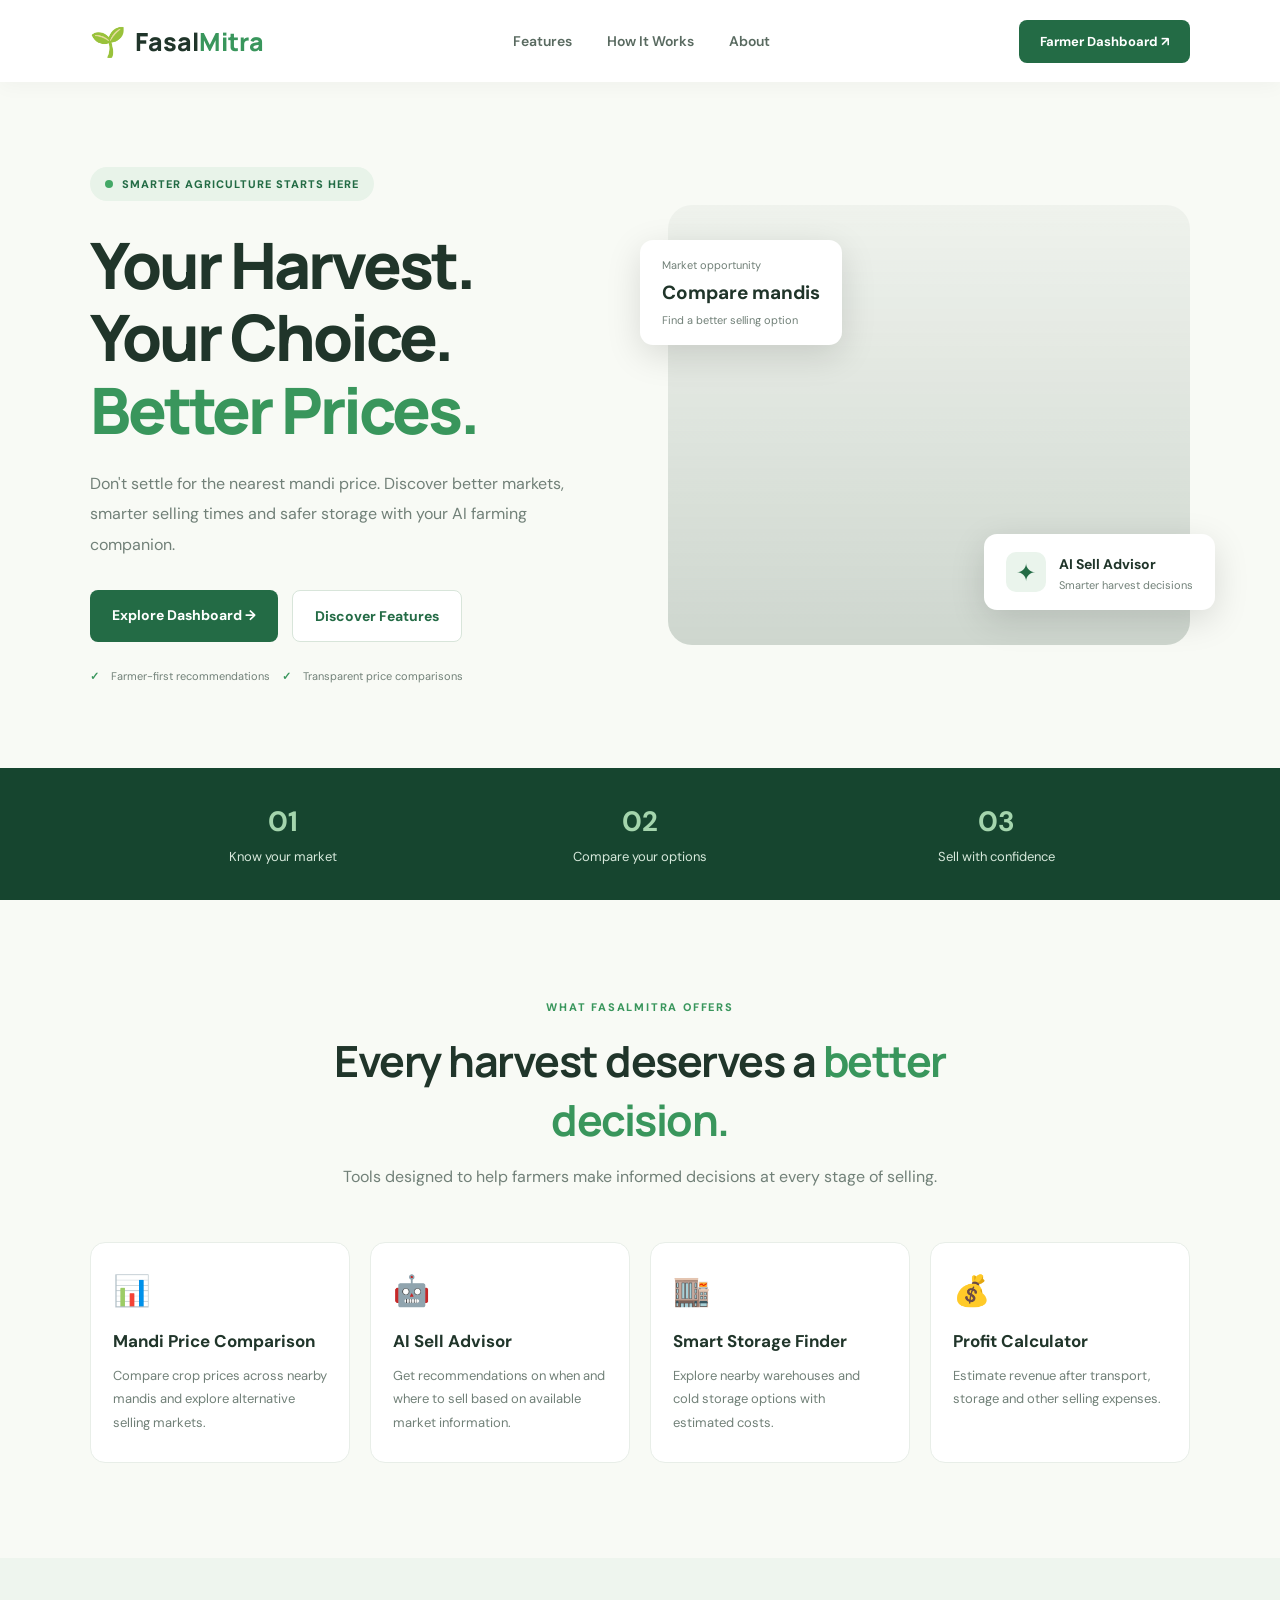
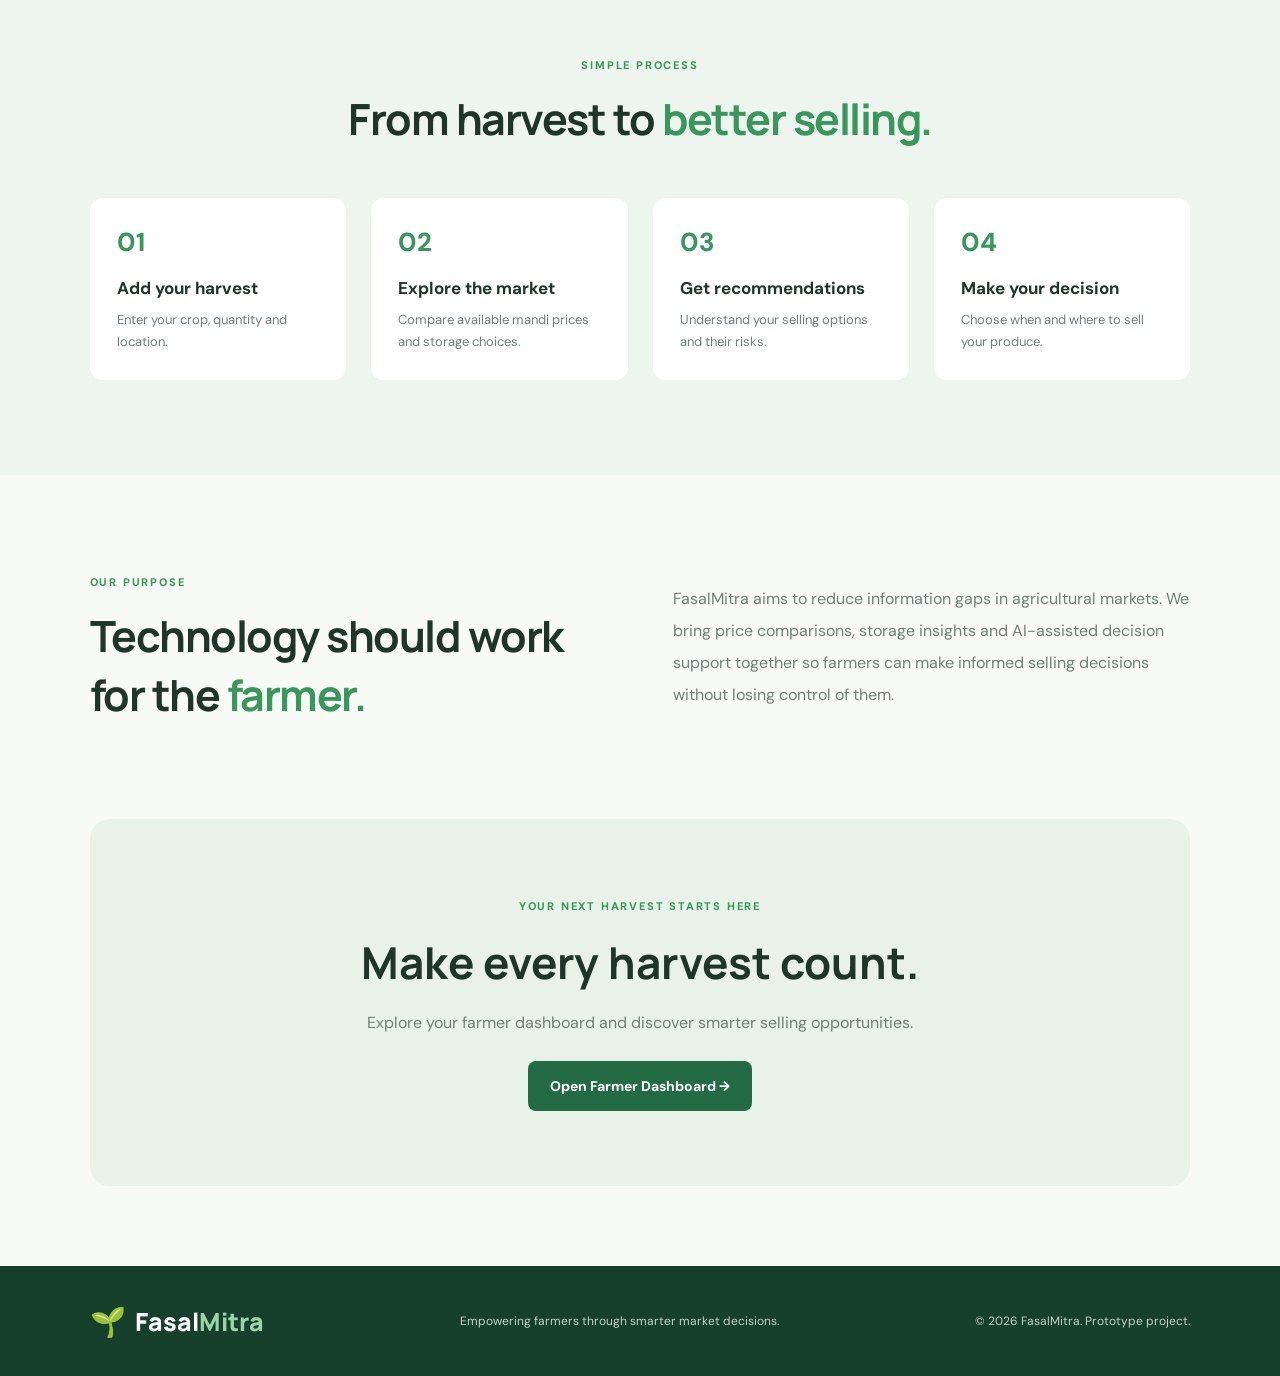
<file: index.html>
<!DOCTYPE html>
<html lang="en">
<head>
    <meta charset="UTF-8">
    <meta name="viewport" content="width=device-width, initial-scale=1.0">
    <meta name="description" content="FasalMitra helps farmers compare mandi prices, plan harvest sales and reduce post-harvest losses.">
    <title>FasalMitra | Smarter Farming, Better Selling</title>
    <link rel="stylesheet" href="style.css">
    <link rel="preconnect" href="https://fonts.googleapis.com">
    <link href="https://fonts.googleapis.com/css2?family=DM+Sans:wght@400;500;600;700;800&family=Manrope:wght@400;500;600;700;800&display=swap" rel="stylesheet">
</head>
<body>

    <nav class="navbar">
        <a href="#" class="logo">
            <span class="logo-icon">🌱</span>
            <span>Fasal<span class="logo-highlight">Mitra</span></span>
        </a>

        <div class="nav-links">
            <a href="#features">Features</a>
            <a href="#how-it-works">How It Works</a>
            <a href="#about">About</a>
        </div>

        <a href="#dashboard" class="nav-button">Farmer Dashboard ↗</a>
    </nav>

    <main>
        <section class="hero">
            <div class="hero-content">
                <div class="announcement">
                    <span class="live-dot"></span>
                    SMARTER AGRICULTURE STARTS HERE
                </div>

                <h1>
                    Your Harvest.<br>
                    Your Choice.<br>
                    <span>Better Prices.</span>
                </h1>

                <p class="hero-description">
                    Don't settle for the nearest mandi price.
                    Discover better markets, smarter selling times
                    and safer storage with your AI farming companion.
                </p>

                <div class="hero-buttons">
                    <a href="#dashboard" class="primary-button">
                        Explore Dashboard →
                    </a>
                    <a href="#features" class="secondary-button">
                        Discover Features
                    </a>
                </div>

                <div class="hero-trust">
                    <span>✓</span> Farmer-first recommendations
                    <span>✓</span> Transparent price comparisons
                </div>
            </div>

            <div class="hero-visual">
                <div class="image-overlay"></div>
                <div class="floating-card price-card">
                    <span class="card-label">Market opportunity</span>
                    <strong>Compare mandis</strong>
                    <span class="card-small">Find a better selling option</span>
                </div>

                <div class="floating-card ai-card">
                    <span class="ai-icon">✦</span>
                    <div>
                        <strong>AI Sell Advisor</strong>
                        <p>Smarter harvest decisions</p>
                    </div>
                </div>
            </div>
        </section>

        <section class="stats">
            <div>
                <strong>01</strong>
                <span>Know your market</span>
            </div>
            <div>
                <strong>02</strong>
                <span>Compare your options</span>
            </div>
            <div>
                <strong>03</strong>
                <span>Sell with confidence</span>
            </div>
        </section>

        <section class="features section" id="features">
            <div class="section-heading">
                <span class="eyebrow">WHAT FASALMITRA OFFERS</span>
                <h2>Every harvest deserves a <span>better decision.</span></h2>
                <p>Tools designed to help farmers make informed decisions at every stage of selling.</p>
            </div>

            <div class="feature-grid">
                <article class="feature-card">
                    <div class="feature-icon">📊</div>
                    <h3>Mandi Price Comparison</h3>
                    <p>Compare crop prices across nearby mandis and explore alternative selling markets.</p>
                </article>

                <article class="feature-card">
                    <div class="feature-icon">🤖</div>
                    <h3>AI Sell Advisor</h3>
                    <p>Get recommendations on when and where to sell based on available market information.</p>
                </article>

                <article class="feature-card">
                    <div class="feature-icon">🏬</div>
                    <h3>Smart Storage Finder</h3>
                    <p>Explore nearby warehouses and cold storage options with estimated costs.</p>
                </article>

                <article class="feature-card">
                    <div class="feature-icon">💰</div>
                    <h3>Profit Calculator</h3>
                    <p>Estimate revenue after transport, storage and other selling expenses.</p>
                </article>
            </div>
        </section>

        <section class="how-section section" id="how-it-works">
            <div class="section-heading">
                <span class="eyebrow">SIMPLE PROCESS</span>
                <h2>From harvest to <span>better selling.</span></h2>
            </div>

            <div class="steps-grid">
                <div class="step">
                    <span>01</span>
                    <h3>Add your harvest</h3>
                    <p>Enter your crop, quantity and location.</p>
                </div>
                <div class="step">
                    <span>02</span>
                    <h3>Explore the market</h3>
                    <p>Compare available mandi prices and storage choices.</p>
                </div>
                <div class="step">
                    <span>03</span>
                    <h3>Get recommendations</h3>
                    <p>Understand your selling options and their risks.</p>
                </div>
                <div class="step">
                    <span>04</span>
                    <h3>Make your decision</h3>
                    <p>Choose when and where to sell your produce.</p>
                </div>
            </div>
        </section>

        <section class="about-section section" id="about">
            <div>
                <span class="eyebrow">OUR PURPOSE</span>
                <h2>Technology should work for the <span>farmer.</span></h2>
            </div>
            <p>
                FasalMitra aims to reduce information gaps in agricultural
                markets. We bring price comparisons, storage insights and
                AI-assisted decision support together so farmers can make
                informed selling decisions without losing control of them.
            </p>
        </section>

        <section class="cta-section" id="dashboard">
            <span class="eyebrow">YOUR NEXT HARVEST STARTS HERE</span>
            <h2>Make every harvest count.</h2>
            <p>Explore your farmer dashboard and discover smarter selling opportunities.</p>
            <button class="primary-button" onclick="openDashboard()">
                Open Farmer Dashboard →
            </button>
        </section>
    </main>

    <footer>
        <a href="#" class="logo">
            <span class="logo-icon">🌱</span>
            <span>Fasal<span class="logo-highlight">Mitra</span></span>
        </a>
        <p>Empowering farmers through smarter market decisions.</p>
        <span>© 2026 FasalMitra. Prototype project.</span>
    </footer>

    <script src="script.js"></script>
</body>
</html>
</file>
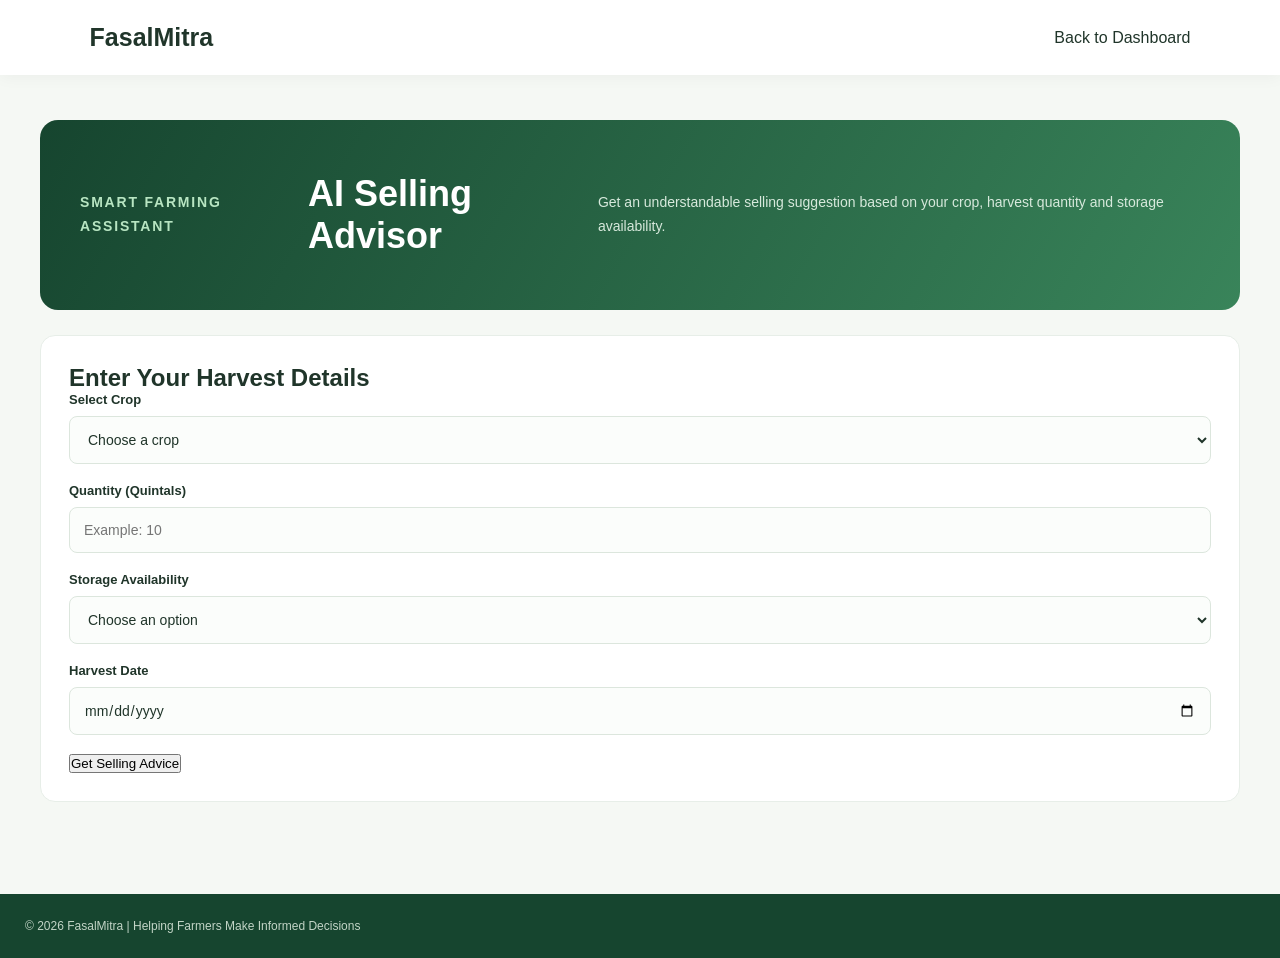
<file: advisor.html>
<!DOCTYPE html>
<html lang="en">
<head>
    <meta charset="UTF-8">
    <meta name="viewport" content="width=device-width, initial-scale=1.0">
    <title>AI Selling Advisor | FasalMitra</title>
    <link rel="stylesheet" href="style.css">
    <script src="script.js" defer></script>
</head>

<body class="dashboard-page">

    <header class="dashboard-nav">
        <a href="index.html" class="logo">FasalMitra</a>
        <a href="dashboard.html" class="back-link">Back to Dashboard</a>
    </header>

    <main class="dashboard-container">

        <section class="dashboard-welcome">
            <p class="eyebrow">SMART FARMING ASSISTANT</p>
            <h1>AI Selling Advisor</h1>
            <p>
                Get an understandable selling suggestion based on your crop,
                harvest quantity and storage availability.
            </p>
        </section>

        <section class="dashboard-panel">
            <h2>Enter Your Harvest Details</h2>

            <form id="advisorForm" class="crop-form">

                <div class="form-group">
                    <label for="advisorCrop">Select Crop</label>
                    <select id="advisorCrop" required>
                        <option value="">Choose a crop</option>
                        <option value="Tomato">Tomato</option>
                        <option value="Potato">Potato</option>
                        <option value="Onion">Onion</option>
                        <option value="Rice">Rice</option>
                        <option value="Wheat">Wheat</option>
                        <option value="Maize">Maize</option>
                        <option value="Cabbage">Cabbage</option>
                        <option value="Cauliflower">Cauliflower</option>
                    </select>
                </div>

                <div class="form-group">
                    <label for="advisorQuantity">Quantity (Quintals)</label>
                    <input type="number" id="advisorQuantity"
                        min="0.1" step="0.1" placeholder="Example: 10" required>
                </div>

                <div class="form-group">
                    <label for="advisorStorage">Storage Availability</label>
                    <select id="advisorStorage" required>
                        <option value="">Choose an option</option>
                        <option value="Available">Available</option>
                        <option value="Limited">Limited</option>
                        <option value="Unavailable">Unavailable</option>
                    </select>
                </div>

                <div class="form-group">
                    <label for="advisorHarvestDate">Harvest Date</label>
                    <input type="date" id="advisorHarvestDate" required>
                </div>

                <button type="submit" class="primary-btn">
                    Get Selling Advice
                </button>

            </form>
        </section>

        <section id="advisorResults" class="dashboard-panel" hidden>
            <h2>Your Selling Recommendation</h2>
            <div id="advisorOutput"></div>

            <p class="demo-warning">
                This is a prototype decision-support suggestion based on
                sample data and simple rules. It is not a guaranteed price
                forecast. Verify local market conditions before selling.
                The final selling decision remains yours.
            </p>
        </section>

    </main>

    <footer class="dashboard-footer">
        <p>© 2026 FasalMitra | Helping Farmers Make Informed Decisions</p>
    </footer>

</body>
</html>
</file>
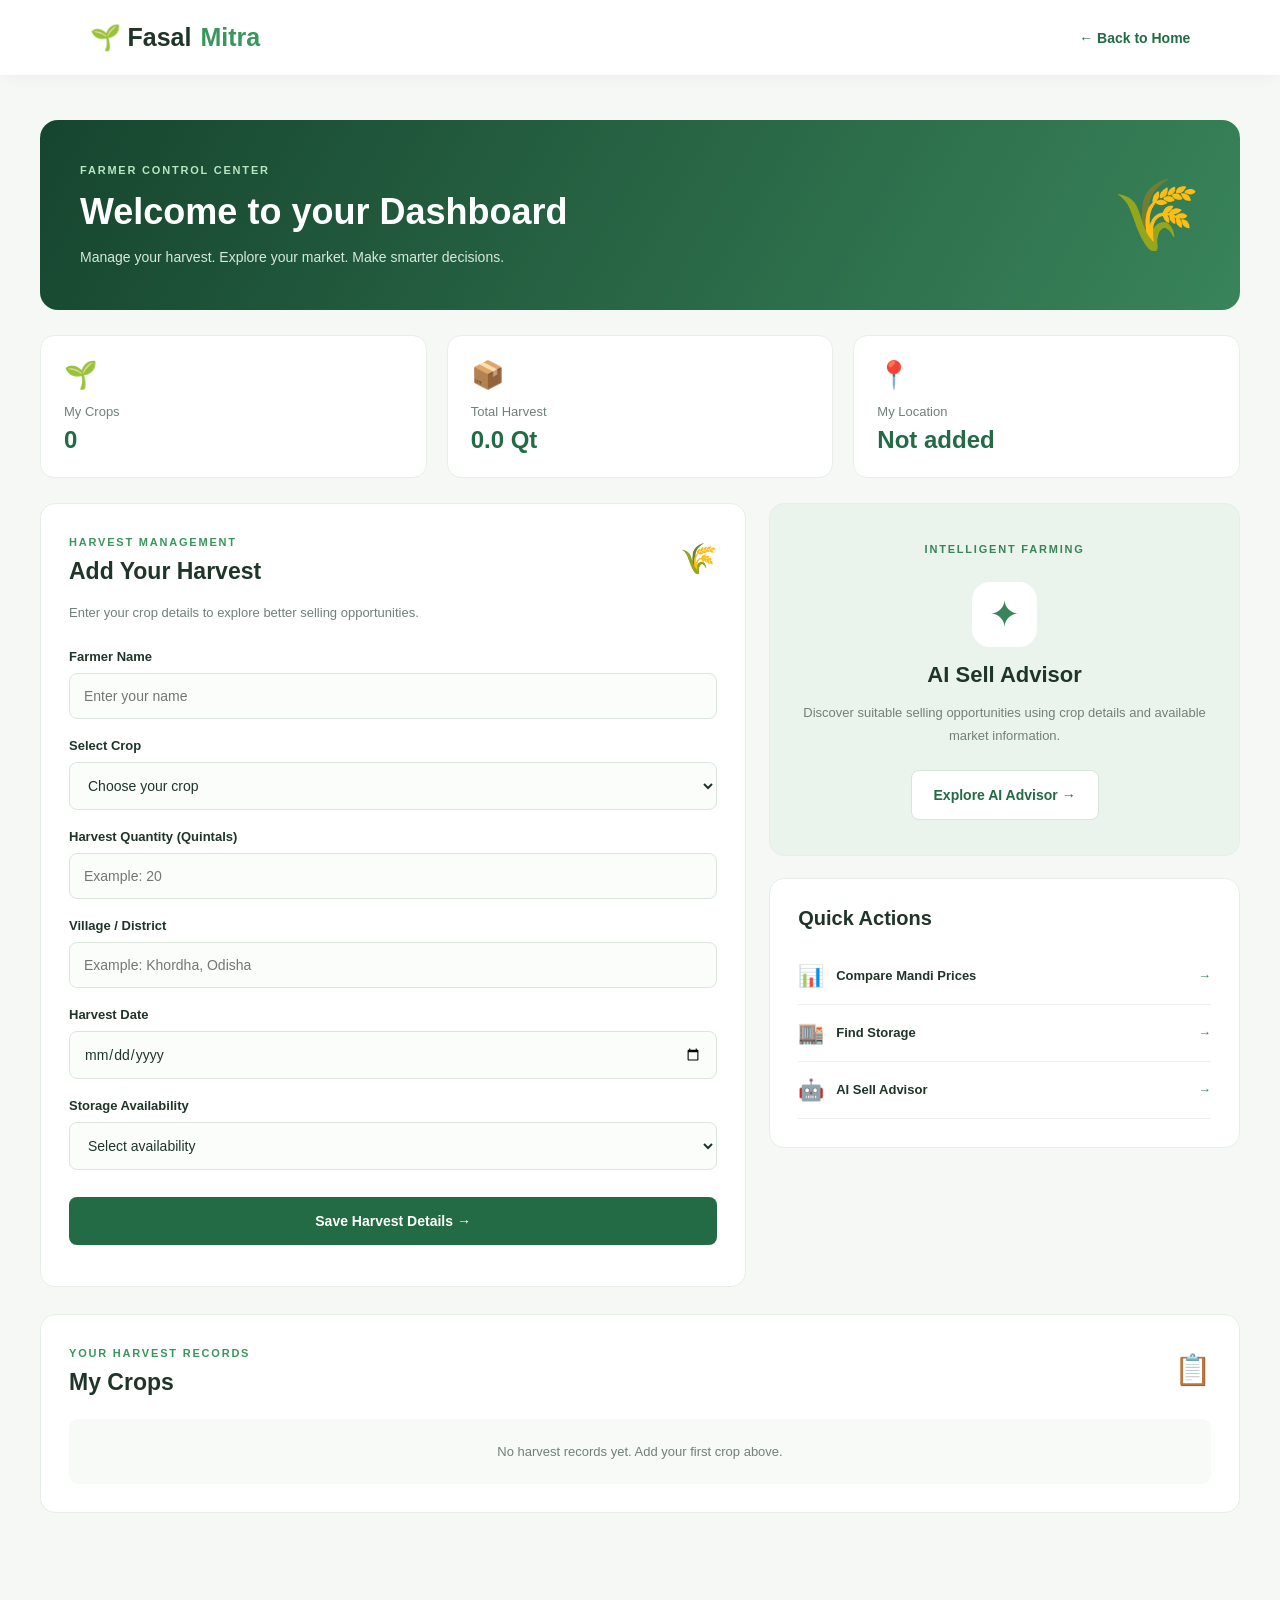
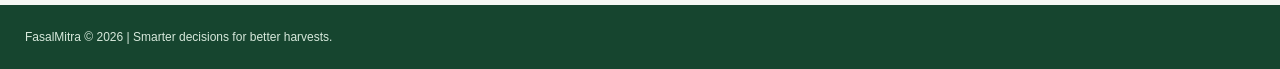
<file: dashboard.html>
<!DOCTYPE html>
<html lang="en">
<head>
    <meta charset="UTF-8">
    <meta name="viewport" content="width=device-width, initial-scale=1.0">
    <title>Farmer Dashboard | FasalMitra</title>
    <link rel="stylesheet" href="style.css">
</head>
<body class="dashboard-page">

    <header class="dashboard-nav">
        <a href="index.html" class="logo">
            🌱 Fasal<span class="logo-highlight">Mitra</span>
        </a>
        <a href="index.html" class="back-home">← Back to Home</a>
    </header>

    <main class="dashboard-container">

        <section class="dashboard-welcome">
            <div>
                <span class="eyebrow">FARMER CONTROL CENTER</span>
                <h1>Welcome to your Dashboard</h1>
                <p>Manage your harvest. Explore your market. Make smarter decisions.</p>
            </div>
            <div class="welcome-icon">🌾</div>
        </section>

        <section class="dashboard-stats">
            <article class="dashboard-stat">
                <span>🌱</span>
                <p>My Crops</p>
                <h2 id="cropCount">0</h2>
            </article>

            <article class="dashboard-stat">
                <span>📦</span>
                <p>Total Harvest</p>
                <h2 id="totalQuantity">0 Qt</h2>
            </article>

            <article class="dashboard-stat">
                <span>📍</span>
                <p>My Location</p>
                <h2 id="farmerLocation">Not added</h2>
            </article>
        </section>

        <section class="dashboard-main-grid">

            <div class="dashboard-panel">
                <div class="panel-heading">
                    <div>
                        <span class="eyebrow">HARVEST MANAGEMENT</span>
                        <h2>Add Your Harvest</h2>
                    </div>
                    <span class="panel-icon">🌾</span>
                </div>

                <p class="panel-description">
                    Enter your crop details to explore better selling opportunities.
                </p>

                <form id="cropForm">

                    <div class="form-group">
                        <label for="farmerName">Farmer Name</label>
                        <input type="text" id="farmerName"
                            placeholder="Enter your name" required>
                    </div>

                    <div class="form-group">
                        <label for="cropName">Select Crop</label>
                        <select id="cropName" required>
                            <option value="">Choose your crop</option>
                            <option value="Tomato">Tomato</option>
                            <option value="Potato">Potato</option>
                            <option value="Onion">Onion</option>
                            <option value="Rice">Rice</option>
                            <option value="Wheat">Wheat</option>
                            <option value="Maize">Maize</option>
                            <option value="Cabbage">Cabbage</option>
                            <option value="Cauliflower">Cauliflower</option>
                            <option value="Other">Other</option>
                        </select>
                    </div>

                    <div class="form-group" id="otherCropGroup" hidden>
                        <label for="otherCrop">Enter Crop Name</label>
                        <input type="text" id="otherCrop"
                            placeholder="Enter crop name">
                    </div>

                    <div class="form-group">
                        <label for="quantity">Harvest Quantity (Quintals)</label>
                        <input type="number" id="quantity"
                            placeholder="Example: 20" min="0.1"
                            step="0.1" required>
                    </div>

                    <div class="form-group">
                        <label for="location">Village / District</label>
                        <input type="text" id="location"
                            placeholder="Example: Khordha, Odisha" required>
                    </div>

                    <div class="form-group">
                        <label for="harvestDate">Harvest Date</label>
                        <input type="date" id="harvestDate" required>
                    </div>

                    <div class="form-group">
                        <label for="storage">Storage Availability</label>
                        <select id="storage" required>
                            <option value="">Select availability</option>
                            <option value="Available">Yes, storage available</option>
                            <option value="Unavailable">No storage available</option>
                            <option value="Limited">Limited storage available</option>
                        </select>
                    </div>

                    <button type="submit" class="primary-button submit-harvest">
                        Save Harvest Details →
                    </button>

                    <p id="formMessage" class="form-message" role="status"></p>
                </form>
            </div>

            <div class="dashboard-side">

                <div class="dashboard-panel advisor-preview">
                    <span class="eyebrow">INTELLIGENT FARMING</span>
                    <div class="advisor-icon">✦</div>
                    <h2>AI Sell Advisor</h2>
                    <p>
                        Discover suitable selling opportunities using
                        crop details and available market information.
                    </p>
                    <button class="secondary-button" onclick="openAdvisor()">
                        Explore AI Advisor →
                    </button>
                </div>

                <div class="dashboard-panel quick-actions">
                    <h2>Quick Actions</h2>

                    <a href="market.html" class="quick-action">
                        <span>📊</span>
                        <span>Compare Mandi Prices</span>
                        <span>→</span>
                    </a>

                    <a href="storage.html" class="quick-action">
                        <span>🏬</span>
                        <span>Find Storage</span>
                        <span>→</span>
                    </a>

                    <a href="advisor.html" class="quick-action">
                        <span>🤖</span>
                        <span>AI Sell Advisor</span>
                        <span>→</span>
                    </a>
                </div>

            </div>
        </section>

        <section class="dashboard-panel saved-crops">
            <div class="panel-heading">
                <div>
                    <span class="eyebrow">YOUR HARVEST RECORDS</span>
                    <h2>My Crops</h2>
                </div>
                <span class="panel-icon">📋</span>
            </div>

            <div id="cropList" class="crop-list">
                <p class="empty-message">
                    No harvest records yet. Add your first crop above.
                </p>
            </div>
        </section>

    </main>

    <footer class="dashboard-footer">
        FasalMitra © 2026 | Smarter decisions for better harvests.
    </footer>

    <script src="script.js"></script>
</body>
</html>
</file>
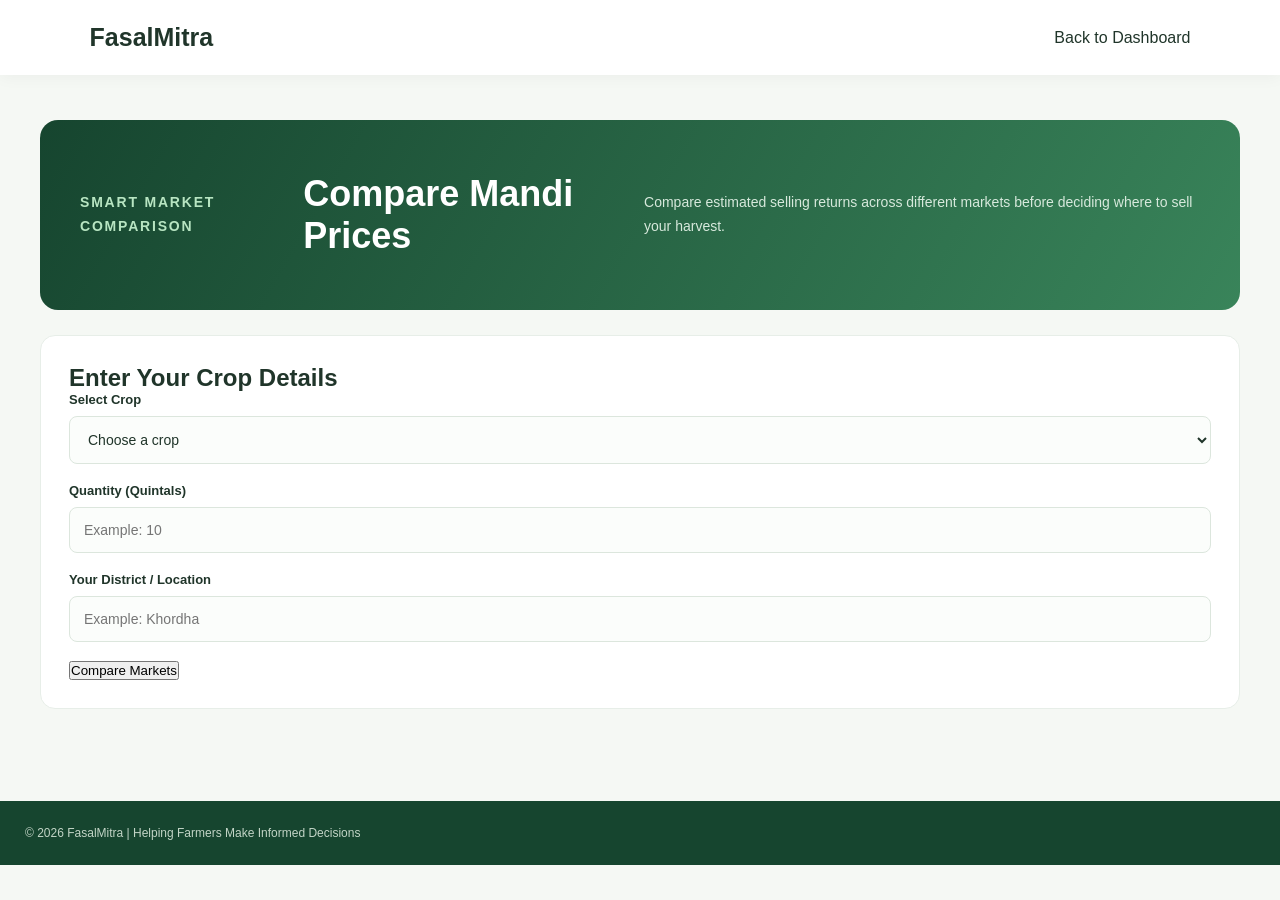
<file: market.html>
<!DOCTYPE html>
<html lang="en">
<head>
    <meta charset="UTF-8">
    <meta name="viewport" content="width=device-width, initial-scale=1.0">
    <title>Mandi Price Comparison | FasalMitra</title>
    <link rel="stylesheet" href="style.css">
    <script src="script.js" defer></script>
</head>

<body class="dashboard-page">

    <header class="dashboard-nav">
        <a href="index.html" class="logo">FasalMitra</a>
        <a href="dashboard.html" class="back-link">Back to Dashboard</a>
    </header>

    <main class="dashboard-container">

        <section class="dashboard-welcome">
            <p class="eyebrow">SMART MARKET COMPARISON</p>
            <h1>Compare Mandi Prices</h1>
            <p>
                Compare estimated selling returns across different markets
                before deciding where to sell your harvest.
            </p>
        </section>

        <section class="dashboard-panel">
            <h2>Enter Your Crop Details</h2>

            <form id="marketForm" class="crop-form">

                <div class="form-group">
                    <label for="marketCrop">Select Crop</label>
                    <select id="marketCrop" required>
                        <option value="">Choose a crop</option>
                        <option value="Tomato">Tomato</option>
                        <option value="Potato">Potato</option>
                        <option value="Onion">Onion</option>
                        <option value="Rice">Rice</option>
                        <option value="Wheat">Wheat</option>
                        <option value="Maize">Maize</option>
                        <option value="Cabbage">Cabbage</option>
                        <option value="Cauliflower">Cauliflower</option>
                    </select>
                </div>

                <div class="form-group">
                    <label for="marketQuantity">Quantity (Quintals)</label>
                    <input type="number" id="marketQuantity"
                        min="0.1" step="0.1" placeholder="Example: 10" required>
                </div>

                <div class="form-group">
                    <label for="marketLocation">Your District / Location</label>
                    <input type="text" id="marketLocation"
                        placeholder="Example: Khordha" required>
                </div>

                <button type="submit" class="primary-btn">
                    Compare Markets
                </button>

            </form>
        </section>

        <section id="marketResults" class="dashboard-panel" hidden>
            <h2>Market Comparison Results</h2>
            <p id="marketSummary"></p>
            <div id="marketCards" class="market-cards"></div>
            <p class="demo-warning">
                Demo data only — these are illustrative prices, not live mandi
                rates. Verify current prices, quality requirements and transport
                charges with the market before making a selling decision.
            </p>
        </section>

    </main>

    <footer class="dashboard-footer">
        <p>© 2026 FasalMitra | Helping Farmers Make Informed Decisions</p>
    </footer>

</body>
</html>
</file>
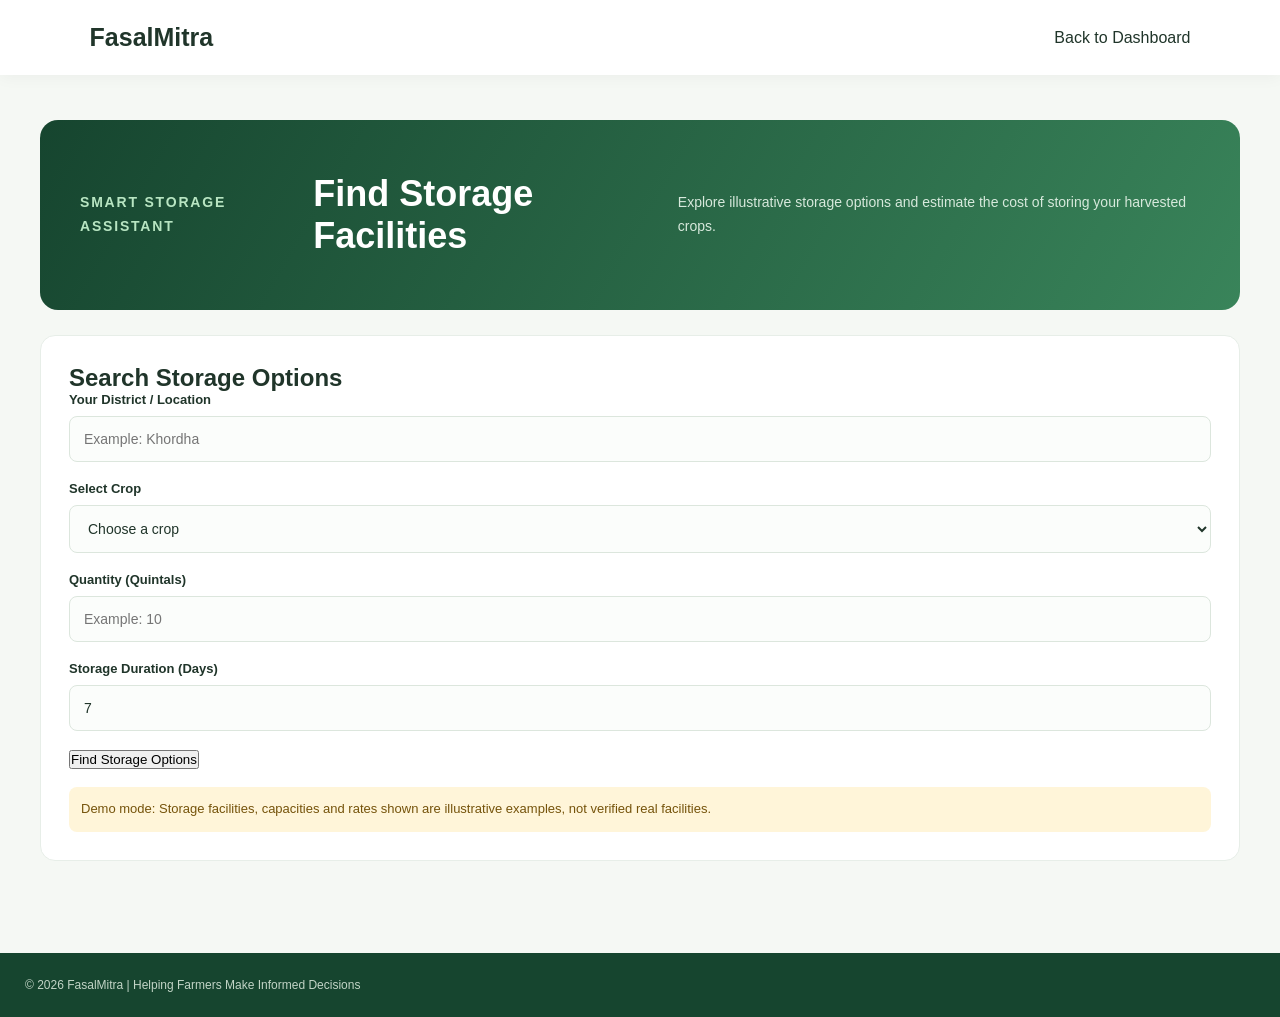
<file: storage.html>
<!DOCTYPE html>
<html lang="en">
<head>
    <meta charset="UTF-8">
    <meta name="viewport" content="width=device-width, initial-scale=1.0">
    <title>Storage Finder | FasalMitra</title>
    <link rel="stylesheet" href="style.css">
    <script src="script.js" defer></script>
</head>

<body class="dashboard-page">

    <header class="dashboard-nav">
        <a href="index.html" class="logo">FasalMitra</a>
        <a href="dashboard.html" class="back-link">Back to Dashboard</a>
    </header>

    <main class="dashboard-container">

        <section class="dashboard-welcome">
            <p class="eyebrow">SMART STORAGE ASSISTANT</p>
            <h1>Find Storage Facilities</h1>
            <p>
                Explore illustrative storage options and estimate
                the cost of storing your harvested crops.
            </p>
        </section>

        <section class="dashboard-panel">
            <h2>Search Storage Options</h2>

            <form id="storageForm" class="crop-form">

                <div class="form-group">
                    <label for="storageLocation">Your District / Location</label>
                    <input type="text" id="storageLocation"
                        placeholder="Example: Khordha" required>
                </div>

                <div class="form-group">
                    <label for="storageCrop">Select Crop</label>
                    <select id="storageCrop" required>
                        <option value="">Choose a crop</option>
                        <option value="Tomato">Tomato</option>
                        <option value="Potato">Potato</option>
                        <option value="Onion">Onion</option>
                        <option value="Rice">Rice</option>
                        <option value="Wheat">Wheat</option>
                        <option value="Maize">Maize</option>
                        <option value="Cabbage">Cabbage</option>
                        <option value="Cauliflower">Cauliflower</option>
                    </select>
                </div>

                <div class="form-group">
                    <label for="storageQuantity">Quantity (Quintals)</label>
                    <input type="number" id="storageQuantity"
                        min="0.1" step="0.1" placeholder="Example: 10" required>
                </div>

                <div class="form-group">
                    <label for="storageDays">Storage Duration (Days)</label>
                    <input type="number" id="storageDays"
                        min="1" max="365" value="7" required>
                </div>

                <button type="submit" class="primary-btn">
                    Find Storage Options
                </button>

            </form>

            <p class="demo-notice">
                Demo mode: Storage facilities, capacities and rates shown
                are illustrative examples, not verified real facilities.
            </p>
        </section>

        <section id="storageResults" class="dashboard-panel" hidden>
            <h2>Available Storage Options</h2>
            <p id="storageSummary"></p>
            <div id="storageCards"></div>
        </section>

    </main>

    <footer class="dashboard-footer">
        <p>© 2026 FasalMitra | Helping Farmers Make Informed Decisions</p>
    </footer>

</body>
</html>
</file>
<file: style.css>
:root {
    --green: #236b45;
    --dark-green: #16452f;
    --light-green: #eaf4ec;
    --cream: #f8faf5;
    --text: #20352a;
    --muted: #718078;
}

* {
    margin: 0;
    padding: 0;
    box-sizing: border-box;
}

html {
    scroll-behavior: smooth;
}

body {
    font-family: 'DM Sans', sans-serif;
    background: var(--cream);
    color: var(--text);
}

a {
    text-decoration: none;
    color: inherit;
}

.navbar {
    height: 82px;
    padding: 0 7%;
    display: flex;
    align-items: center;
    justify-content: space-between;
    background: #fff;
    position: sticky;
    top: 0;
    z-index: 10;
    box-shadow: 0 3px 20px rgba(0,0,0,.04);
}

.logo {
    display: flex;
    align-items: center;
    gap: 9px;
    font-size: 25px;
    font-weight: 800;
    font-family: 'Manrope', sans-serif;
}

.logo-icon {
    font-size: 29px;
}

.logo-highlight,
.hero h1 span,
.section-heading h2 span,
.about-section h2 span {
    color: #39965c;
}

.nav-links {
    display: flex;
    gap: 35px;
    font-size: 14px;
    font-weight: 600;
    color: #596a60;
}

.nav-links a:hover {
    color: var(--green);
}

.nav-button {
    padding: 13px 21px;
    border-radius: 8px;
    background: var(--green);
    color: white;
    font-size: 13px;
    font-weight: 700;
}

.hero {
    padding: 85px 7%;
    display: grid;
    grid-template-columns: 1fr 1fr;
    gap: 55px;
    align-items: center;
}

.announcement {
    display: inline-flex;
    align-items: center;
    gap: 9px;
    padding: 10px 15px;
    border-radius: 30px;
    background: #e8f3e9;
    color: var(--green);
    font-size: 11px;
    font-weight: 800;
    letter-spacing: 1px;
    margin-bottom: 28px;
}

.live-dot {
    width: 8px;
    height: 8px;
    border-radius: 50%;
    background: #43a866;
}

.hero h1 {
    font-family: 'Manrope', sans-serif;
    font-size: clamp(42px, 5vw, 68px);
    line-height: 1.13;
    letter-spacing: -3px;
    font-weight: 800;
}

.hero-description {
    margin-top: 23px;
    max-width: 480px;
    color: var(--muted);
    font-size: 16px;
    line-height: 1.9;
}

.hero-buttons {
    display: flex;
    flex-wrap: wrap;
    gap: 14px;
    margin-top: 30px;
}

.primary-button,
.secondary-button {
    display: inline-block;
    border: none;
    cursor: pointer;
    border-radius: 8px;
    padding: 16px 22px;
    font-family: inherit;
    font-size: 14px;
    font-weight: 700;
}

.primary-button {
    background: var(--green);
    color: white;
}

.primary-button:hover {
    background: var(--dark-green);
}

.secondary-button {
    background: white;
    color: var(--green);
    border: 1px solid #d8e5da;
}

.hero-trust {
    margin-top: 27px;
    display: flex;
    flex-wrap: wrap;
    gap: 12px;
    font-size: 11px;
    color: #718078;
}

.hero-trust span {
    color: #39965c;
    font-weight: bold;
}

.hero-visual {
    min-height: 440px;
    position: relative;
    border-radius: 24px;
    background-image: linear-gradient(0deg, rgba(14,52,30,.18), rgba(14,52,30,.04)), url('https://images.unsplash.com/photo-1500382017468-9049fed747ef?w=1000');
    background-size: cover;
    background-position: center;
}

.floating-card {
    position: absolute;
    background: white;
    padding: 18px 22px;
    border-radius: 13px;
    box-shadow: 0 10px 35px rgba(0,0,0,.13);
}

.price-card {
    top: 35px;
    left: -28px;
}

.card-label,
.card-small {
    display: block;
    font-size: 11px;
    color: var(--muted);
}

.price-card strong {
    display: block;
    font-size: 19px;
    margin: 8px 0;
}

.ai-card {
    bottom: 35px;
    right: -25px;
    display: flex;
    gap: 13px;
    align-items: center;
}

.ai-icon {
    display: grid;
    place-items: center;
    width: 40px;
    height: 40px;
    background: #eaf4ec;
    color: var(--green);
    border-radius: 10px;
    font-size: 24px;
}

.ai-card strong {
    font-size: 14px;
}

.ai-card p {
    font-size: 11px;
    color: var(--muted);
    margin-top: 4px;
}

.stats {
    padding: 35px 9%;
    background: #16452f;
    display: grid;
    grid-template-columns: repeat(3, 1fr);
    gap: 20px;
    text-align: center;
    color: white;
}

.stats div {
    display: flex;
    flex-direction: column;
    gap: 8px;
}

.stats strong {
    font-size: 28px;
    color: #a4d5ad;
}

.stats span {
    font-size: 13px;
    color: #d7e9dc;
}

.section {
    padding: 95px 7%;
}

.section-heading {
    text-align: center;
    max-width: 650px;
    margin: 0 auto 50px;
}

.eyebrow {
    font-size: 11px;
    color: #39965c;
    font-weight: 800;
    letter-spacing: 1.8px;
}

.section-heading h2,
.about-section h2 {
    font-family: 'Manrope', sans-serif;
    font-size: clamp(30px, 4vw, 43px);
    margin-top: 15px;
    letter-spacing: -1.5px;
}

.section-heading p {
    color: var(--muted);
    margin-top: 14px;
    line-height: 1.8;
}

.feature-grid {
    display: grid;
    grid-template-columns: repeat(4, 1fr);
    gap: 20px;
}

.feature-card {
    background: white;
    border: 1px solid #e8eee8;
    padding: 28px 22px;
    border-radius: 15px;
    transition: .2s;
}

.feature-card:hover {
    transform: translateY(-5px);
    box-shadow: 0 12px 30px rgba(0,0,0,.06);
}

.feature-icon {
    font-size: 30px;
    margin-bottom: 20px;
}

.feature-card h3 {
    font-size: 17px;
    margin-bottom: 12px;
}

.feature-card p {
    font-size: 13px;
    color: var(--muted);
    line-height: 1.8;
}

.how-section {
    background: #eef5ee;
}

.steps-grid {
    display: grid;
    grid-template-columns: repeat(4, 1fr);
    gap: 25px;
}

.step {
    background: white;
    padding: 27px;
    border-radius: 13px;
}

.step > span {
    font-size: 26px;
    font-weight: 800;
    color: #39965c;
}

.step h3 {
    font-size: 17px;
    margin: 18px 0 10px;
}

.step p {
    color: var(--muted);
    font-size: 13px;
    line-height: 1.7;
}

.about-section {
    display: grid;
    grid-template-columns: 1fr 1fr;
    gap: 65px;
    align-items: center;
}

.about-section p {
    color: var(--muted);
    font-size: 16px;
    line-height: 2;
}

.cta-section {
    margin: 0 7% 80px;
    padding: 75px 25px;
    text-align: center;
    background: #e8f2e8;
    border-radius: 20px;
}

.cta-section h2 {
    font-family: 'Manrope', sans-serif;
    font-size: clamp(30px, 4vw, 44px);
    margin: 17px 0;
}

.cta-section p {
    color: var(--muted);
    margin-bottom: 25px;
    line-height: 1.7;
}

footer {
    padding: 35px 7%;
    background: #163f2c;
    color: white;
    display: flex;
    align-items: center;
    justify-content: space-between;
    gap: 20px;
    flex-wrap: wrap;
}

footer .logo-highlight {
    color: #9cd3a8;
}

footer p,
footer > span {
    color: #c2d4c6;
    font-size: 12px;
}

@media (max-width: 900px) {
    .hero {
        grid-template-columns: 1fr;
    }

    .feature-grid,
    .steps-grid {
        grid-template-columns: repeat(2, 1fr);
    }

    .about-section {
        grid-template-columns: 1fr;
        gap: 25px;
    }
}

@media (max-width: 600px) {
    .navbar {
        padding: 0 5%;
        height: 70px;
    }

    .nav-links {
        display: none;
    }

    .nav-button {
        padding: 11px;
        font-size: 11px;
    }

    .hero {
        padding: 60px 6%;
    }

    .hero-visual {
        min-height: 300px;
    }

    .price-card {
        left: 10px;
    }

    .ai-card {
        right: 10px;
    }

    .stats {
        padding: 28px 5%;
    }

    .stats strong {
        font-size: 22px;
    }

    .stats span {
        font-size: 10px;
    }

    .section {
        padding: 65px 6%;
    }

    .feature-grid,
    .steps-grid {
        grid-template-columns: 1fr;
    }

    .cta-section {
        margin: 0 5% 50px;
        padding: 55px 20px;
    }

    footer {
        flex-direction: column;
        text-align: center;
    }
}


/* ==================================
   FASALMITRA FARMER DASHBOARD
================================== */

.dashboard-page {
    background: #f5f8f4;
    min-height: 100vh;
}

.dashboard-nav {
    height: 75px;
    padding: 0 7%;
    background: white;
    display: flex;
    align-items: center;
    justify-content: space-between;
    box-shadow: 0 3px 15px rgba(0,0,0,.04);
}

.back-home {
    color: #236b45;
    font-size: 14px;
    font-weight: 700;
}

.dashboard-container {
    max-width: 1250px;
    margin: auto;
    padding: 45px 25px 70px;
}

.dashboard-welcome {
    background: linear-gradient(120deg, #16452f, #39845a);
    padding: 40px;
    border-radius: 18px;
    color: white;
    display: flex;
    justify-content: space-between;
    align-items: center;
    margin-bottom: 25px;
}

.dashboard-welcome .eyebrow {
    color: #b8e5c2;
}

.dashboard-welcome h1 {
    font-family: 'Manrope', sans-serif;
    font-size: clamp(25px, 4vw, 36px);
    margin: 13px 0;
}

.dashboard-welcome p {
    color: #d7e9dc;
    font-size: 14px;
    line-height: 1.7;
}

.welcome-icon {
    font-size: 70px;
}

.dashboard-stats {
    display: grid;
    grid-template-columns: repeat(3, 1fr);
    gap: 20px;
    margin-bottom: 25px;
}

.dashboard-stat {
    background: white;
    border: 1px solid #e8eee8;
    padding: 23px;
    border-radius: 14px;
}

.dashboard-stat > span {
    font-size: 27px;
}

.dashboard-stat p {
    color: #718078;
    font-size: 13px;
    margin-top: 13px;
}

.dashboard-stat h2 {
    font-size: 24px;
    color: #236b45;
    margin-top: 7px;
    overflow-wrap: anywhere;
}

.dashboard-main-grid {
    display: grid;
    grid-template-columns: 1.2fr .8fr;
    gap: 23px;
    align-items: start;
}

.dashboard-panel {
    background: white;
    padding: 28px;
    border: 1px solid #e7eee8;
    border-radius: 15px;
    margin-bottom: 22px;
}

.panel-heading {
    display: flex;
    justify-content: space-between;
    align-items: center;
    gap: 12px;
}

.panel-heading h2 {
    font-family: 'Manrope', sans-serif;
    font-size: 23px;
    margin-top: 8px;
}

.panel-icon {
    font-size: 30px;
}

.panel-description {
    color: #718078;
    font-size: 13px;
    line-height: 1.8;
    margin: 16px 0 25px;
}

.form-group {
    margin-bottom: 19px;
}

.form-group label {
    display: block;
    font-size: 13px;
    font-weight: 700;
    margin-bottom: 9px;
}

.form-group input,
.form-group select {
    width: 100%;
    padding: 14px;
    border: 1px solid #dce6dd;
    border-radius: 8px;
    background: #fbfdfb;
    font-family: inherit;
    font-size: 14px;
    color: #20352a;
    outline: none;
}

.form-group input:focus,
.form-group select:focus {
    border-color: #39965c;
    box-shadow: 0 0 0 3px rgba(57,150,92,.10);
}

.form-group [hidden] {
    display: none !important;
}

.submit-harvest {
    width: 100%;
    margin-top: 8px;
}

.form-message {
    font-size: 13px;
    margin-top: 13px;
    color: #236b45;
    line-height: 1.6;
}

.advisor-preview {
    background: #eaf4ec;
    text-align: center;
    padding: 35px 25px;
}

.advisor-preview .eyebrow {
    color: #39845a;
}

.advisor-icon {
    margin: 25px auto 15px;
    width: 65px;
    height: 65px;
    background: white;
    color: #39845a;
    border-radius: 18px;
    display: grid;
    place-items: center;
    font-size: 37px;
}

.advisor-preview h2 {
    font-size: 22px;
}

.advisor-preview p {
    color: #718078;
    font-size: 13px;
    line-height: 1.8;
    margin: 13px 0 22px;
}

.advisor-preview .secondary-button {
    background: white;
}

.quick-actions h2 {
    font-family: 'Manrope', sans-serif;
    font-size: 20px;
    margin-bottom: 18px;
}

.quick-action {
    display: flex;
    align-items: center;
    gap: 12px;
    padding: 16px 0;
    border-bottom: 1px solid #edf1ed;
    font-size: 13px;
    font-weight: 600;
}

.quick-action span:first-child {
    font-size: 21px;
}

.quick-action span:nth-child(2) {
    flex: 1;
}

.quick-action span:last-child {
    color: #39845a;
}

.quick-action:hover {
    color: #39845a;
}

.saved-crops {
    margin-top: 5px;
}

.crop-list {
    margin-top: 23px;
}

.empty-message {
    padding: 25px;
    background: #f7faf7;
    border-radius: 9px;
    color: #718078;
    font-size: 13px;
    text-align: center;
}

.crop-item {
    display: flex;
    align-items: center;
    justify-content: space-between;
    gap: 15px;
    padding: 18px;
    border-bottom: 1px solid #edf1ed;
    flex-wrap: wrap;
}

.crop-item h3 {
    font-size: 15px;
    margin-bottom: 6px;
}

.crop-item p {
    font-size: 12px;
    color: #718078;
    line-height: 1.7;
}

.crop-status {
    background: #eaf4ec;
    color: #236b45;
    padding: 7px 11px;
    border-radius: 20px;
    font-size: 11px;
    font-weight: 700;
}

.crop-delete {
    border: none;
    background: #fff0ee;
    color: #b33d32;
    border-radius: 7px;
    padding: 9px 12px;
    cursor: pointer;
    font-weight: 600;
}

.dashboard-footer {
    background: #16452f;
    padding: 25px;
    text-align: center;
    color: #d7e9dc;
    font-size: 12px;
}

@media(max-width: 850px) {
    .dashboard-main-grid {
        grid-template-columns: 1fr;
    }
}

@media(max-width: 600px) {
    .dashboard-container {
        padding: 25px 15px 45px;
    }

    .dashboard-welcome {
        padding: 27px 20px;
    }

    .welcome-icon {
        font-size: 45px;
    }

    .dashboard-stats {
        grid-template-columns: 1fr;
        gap: 12px;
    }

    .dashboard-panel {
        padding: 20px;
    }

    .dashboard-nav {
        padding: 0 5%;
    }

    .dashboard-nav .logo {
        font-size: 20px;
    }
}


/* ==================================
   MANDI PRICE COMPARISON
================================== */

.market-results {
    margin-top: 25px;
}

.demo-notice {
    margin-top: 18px;
    padding: 12px;
    background: #fff5d9;
    color: #75530b;
    border-radius: 8px;
    font-size: 13px;
    line-height: 1.6;
}

.market-card {
    display: flex;
    justify-content: space-between;
    align-items: center;
    gap: 20px;
    padding: 20px;
    margin-top: 15px;
    border: 1px solid #e0e8df;
    border-radius: 12px;
    background: #ffffff;
}

.market-card h3 {
    color: #245c38;
    margin-bottom: 10px;
}

.market-card p {
    color: #59675d;
    margin: 6px 0;
    font-size: 14px;
}

.market-price {
    font-size: 22px;
    font-weight: 700;
    color: #245c38;
}

.market-best {
    border: 2px solid #2e8b57;
    background: #f1faf2;
}

.market-best-label {
    display: inline-block;
    background: #2e8b57;
    color: white;
    padding: 5px 10px;
    border-radius: 20px;
    font-size: 12px;
    margin-bottom: 10px;
}

@media (max-width: 600px) {
    .market-card {
        flex-direction: column;
        align-items: flex-start;
    }
}


/* ==================================
   STORAGE FINDER
================================== */

.storage-card {
    background: #ffffff;
    border: 1px solid #e0e8df;
    border-radius: 12px;
    padding: 22px;
    margin-top: 16px;
}

.storage-card h3 {
    color: #245c38;
    margin-bottom: 12px;
}

.storage-card p {
    color: #59675d;
    margin: 8px 0;
    font-size: 14px;
}

.storage-cost {
    color: #245c38;
    font-size: 20px;
    font-weight: 700;
    margin-top: 12px;
}

.storage-demo-label {
    display: inline-block;
    background: #fff5d9;
    color: #75530b;
    padding: 5px 10px;
    border-radius: 20px;
    font-size: 12px;
    margin-bottom: 10px;
}

.storage-empty {
    color: #9b3434;
    padding: 15px;
    background: #fff0f0;
    border-radius: 8px;
    margin-top: 15px;
}
</file>
